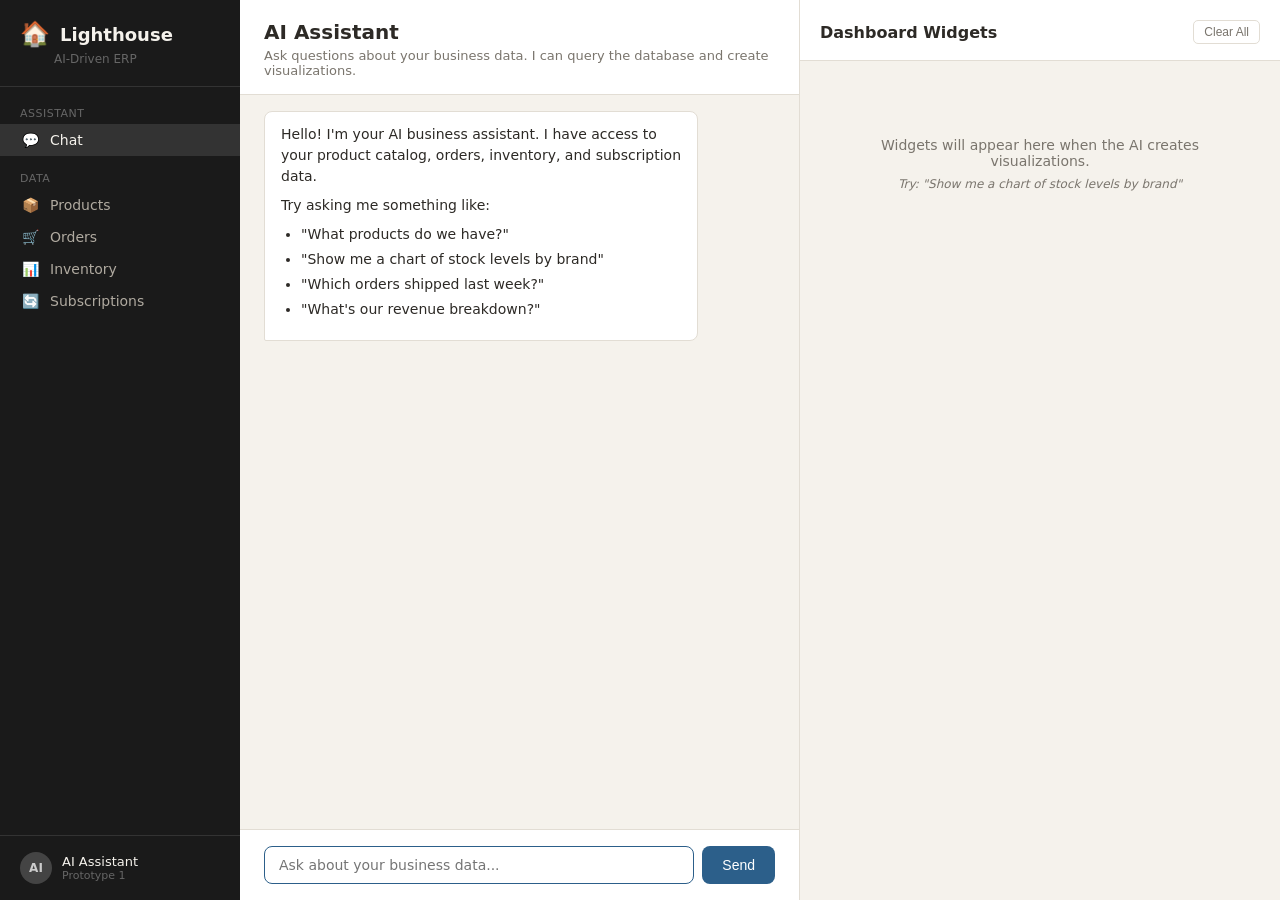
<file: prototype-1/static/index.html>
<!DOCTYPE html>
<html lang="en">
<head>
    <meta charset="UTF-8">
    <meta name="viewport" content="width=device-width, initial-scale=1.0">
    <title>Lighthouse ERP — AI Assistant</title>
    <link rel="stylesheet" href="app.css">
</head>
<body>
    <div class="layout">
        <aside class="sidebar">
            <div class="sidebar-header">
                <div class="logo">
                    <span class="logo-icon">🏠</span>
                    <span class="logo-text">Lighthouse</span>
                </div>
                <div class="logo-subtitle">AI-Driven ERP</div>
            </div>
            <nav class="sidebar-nav">
                <div class="nav-section">
                    <div class="nav-label">Assistant</div>
                    <a class="nav-item active" href="#">
                        <span class="nav-icon">💬</span>
                        Chat
                    </a>
                </div>
                <div class="nav-section">
                    <div class="nav-label">Data</div>
                    <a class="nav-item" href="#" onclick="askAbout('Give me an overview of our product catalog')">
                        <span class="nav-icon">📦</span>
                        Products
                    </a>
                    <a class="nav-item" href="#" onclick="askAbout('Show me recent orders')">
                        <span class="nav-icon">🛒</span>
                        Orders
                    </a>
                    <a class="nav-item" href="#" onclick="askAbout('Show me inventory levels with stock alerts')">
                        <span class="nav-icon">📊</span>
                        Inventory
                    </a>
                    <a class="nav-item" href="#" onclick="askAbout('Show me subscription status overview')">
                        <span class="nav-icon">🔄</span>
                        Subscriptions
                    </a>
                </div>
            </nav>
            <div class="sidebar-footer">
                <div class="sidebar-avatar">AI</div>
                <div>
                    <div class="sidebar-user">AI Assistant</div>
                    <div class="sidebar-role">Prototype 1</div>
                </div>
            </div>
        </aside>

        <main class="main">
            <div class="chat-panel">
                <div class="chat-header">
                    <h1>AI Assistant</h1>
                    <p>Ask questions about your business data. I can query the database and create visualizations.</p>
                </div>
                <div class="chat-messages" id="chatMessages">
                    <div class="message assistant">
                        <div class="message-content">
                            <p>Hello! I'm your AI business assistant. I have access to your product catalog, orders, inventory, and subscription data.</p>
                            <p>Try asking me something like:</p>
                            <ul>
                                <li>"What products do we have?"</li>
                                <li>"Show me a chart of stock levels by brand"</li>
                                <li>"Which orders shipped last week?"</li>
                                <li>"What's our revenue breakdown?"</li>
                            </ul>
                        </div>
                    </div>
                </div>
                <div class="chat-input-area">
                    <form id="chatForm" onsubmit="sendMessage(event)">
                        <div class="input-row">
                            <input type="text" id="chatInput" placeholder="Ask about your business data..." autocomplete="off">
                            <button type="submit" id="sendBtn">Send</button>
                        </div>
                    </form>
                </div>
            </div>

            <div class="widget-panel" id="widgetPanel">
                <div class="widget-header">
                    <h2>Dashboard Widgets</h2>
                    <button class="clear-widgets" onclick="clearWidgets()">Clear All</button>
                </div>
                <div class="widget-area" id="widgetArea">
                    <div class="widget-placeholder">
                        <p>Widgets will appear here when the AI creates visualizations.</p>
                        <p class="hint">Try: "Show me a chart of stock levels by brand"</p>
                    </div>
                </div>
            </div>
        </main>
    </div>
    <script src="app.js"></script>
</body>
</html>
</file>
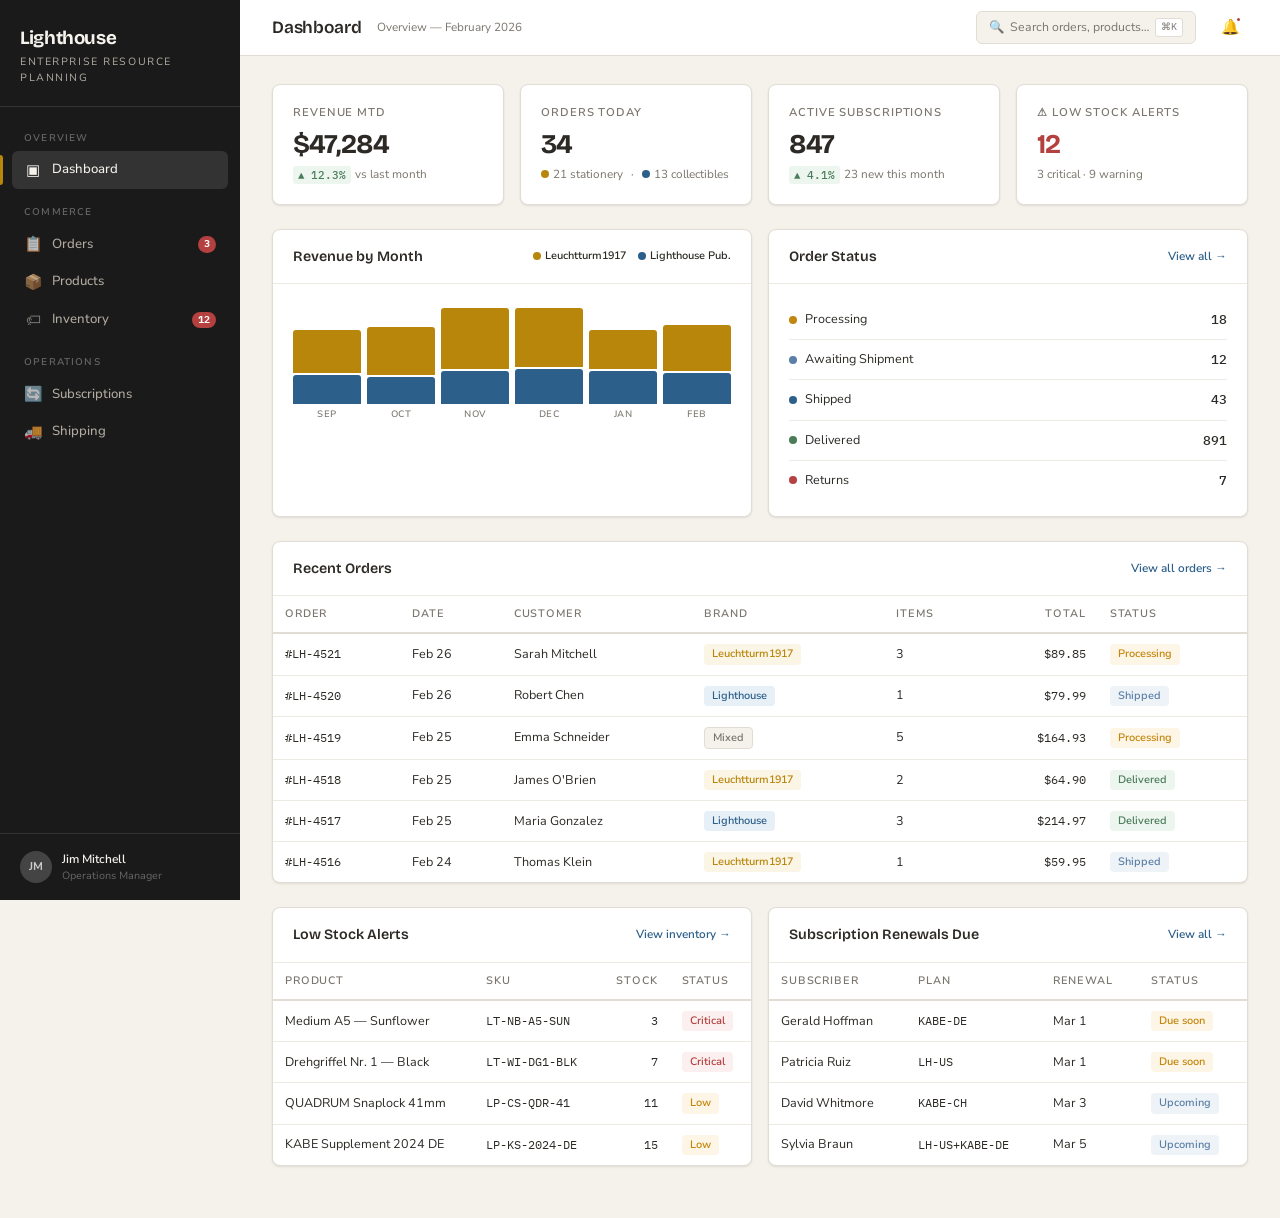
<file: mockups/erp-dashboard.html>
<!DOCTYPE html>
<html lang="en">
<head>
<meta charset="UTF-8">
<meta name="viewport" content="width=device-width, initial-scale=1.0">
<title>Lighthouse ERP</title>
<link rel="preconnect" href="https://fonts.googleapis.com">
<link rel="preconnect" href="https://fonts.gstatic.com" crossorigin>
<link href="https://fonts.googleapis.com/css2?family=Bricolage+Grotesque:opsz,wght@12..96,400;12..96,600;12..96,700&family=Nunito+Sans:wght@400;500;600;700&family=IBM+Plex+Mono:wght@400;500&display=swap" rel="stylesheet">
<style>
/* ─── Variables ──────────────────────────────── */
:root {
  --bg: #F5F2EC;
  --bg-card: #FFFFFF;
  --bg-sidebar: #1A1A1A;
  --bg-sidebar-hover: #2A2A2A;
  --bg-sidebar-active: #333;
  --text: #2D2A26;
  --text-secondary: #7A756D;
  --text-sidebar: #B0AAA0;
  --text-sidebar-active: #F5F2EC;
  --border: #E2DDD4;
  --border-light: #EDEAE4;
  --accent-lt: #B8860B;
  --accent-lt-bg: #FBF5E6;
  --accent-lp: #2C5F8A;
  --accent-lp-bg: #E8F0F7;
  --success: #4A7C59;
  --success-bg: #EDF5EF;
  --warning: #C4860C;
  --warning-bg: #FDF5E6;
  --danger: #B44040;
  --danger-bg: #FBEFEF;
  --info: #5B7FA6;
  --info-bg: #EEF3F8;
  --radius: 8px;
  --radius-sm: 5px;
  --shadow: 0 1px 3px rgba(0,0,0,0.06), 0 1px 2px rgba(0,0,0,0.04);
  --shadow-lg: 0 4px 12px rgba(0,0,0,0.08);
  --font-display: 'Bricolage Grotesque', serif;
  --font-body: 'Nunito Sans', sans-serif;
  --font-mono: 'IBM Plex Mono', monospace;
  --sidebar-w: 240px;
}

/* ─── Reset ──────────────────────────────────── */
*, *::before, *::after { box-sizing: border-box; margin: 0; padding: 0; }
html { font-size: 15px; }
body {
  font-family: var(--font-body);
  background: var(--bg);
  color: var(--text);
  line-height: 1.5;
  min-height: 100vh;
  display: flex;
}

/* ─── Sidebar ────────────────────────────────── */
.sidebar {
  width: var(--sidebar-w);
  min-height: 100vh;
  background: var(--bg-sidebar);
  color: var(--text-sidebar);
  display: flex;
  flex-direction: column;
  position: fixed;
  left: 0; top: 0; bottom: 0;
  z-index: 100;
  overflow-y: auto;
}
.sidebar-logo {
  padding: 24px 20px 20px;
  border-bottom: 1px solid #333;
}
.sidebar-logo h1 {
  font-family: var(--font-display);
  font-size: 1.25rem;
  font-weight: 700;
  color: var(--text-sidebar-active);
  letter-spacing: -0.02em;
}
.sidebar-logo span {
  font-size: 0.7rem;
  text-transform: uppercase;
  letter-spacing: 0.15em;
  color: var(--text-sidebar);
  display: block;
  margin-top: 2px;
}
.sidebar-nav {
  padding: 16px 0;
  flex: 1;
}
.sidebar-section {
  padding: 0 12px;
  margin-bottom: 8px;
}
.sidebar-section-label {
  font-size: 0.65rem;
  text-transform: uppercase;
  letter-spacing: 0.12em;
  color: #666;
  padding: 8px 12px 6px;
  font-weight: 600;
}
.nav-item {
  display: flex;
  align-items: center;
  gap: 10px;
  padding: 9px 12px;
  border-radius: 6px;
  cursor: pointer;
  transition: all 0.15s ease;
  font-size: 0.88rem;
  font-weight: 500;
  color: var(--text-sidebar);
  text-decoration: none;
  position: relative;
}
.nav-item:hover { background: var(--bg-sidebar-hover); color: var(--text-sidebar-active); }
.nav-item.active {
  background: var(--bg-sidebar-active);
  color: var(--text-sidebar-active);
}
.nav-item.active::before {
  content: '';
  position: absolute;
  left: -12px; top: 4px; bottom: 4px;
  width: 3px;
  background: var(--accent-lt);
  border-radius: 0 3px 3px 0;
}
.nav-icon {
  width: 18px;
  height: 18px;
  display: flex;
  align-items: center;
  justify-content: center;
  font-size: 1rem;
  opacity: 0.7;
  flex-shrink: 0;
}
.nav-item.active .nav-icon { opacity: 1; }
.nav-badge {
  margin-left: auto;
  background: var(--danger);
  color: #fff;
  font-size: 0.65rem;
  font-weight: 700;
  padding: 1px 6px;
  border-radius: 10px;
  font-family: var(--font-mono);
}
.sidebar-footer {
  padding: 16px 20px;
  border-top: 1px solid #333;
  display: flex;
  align-items: center;
  gap: 10px;
}
.sidebar-footer .avatar {
  width: 32px; height: 32px;
  border-radius: 50%;
  background: #444;
  display: flex;
  align-items: center;
  justify-content: center;
  font-size: 0.75rem;
  font-weight: 700;
  color: #ccc;
}
.sidebar-footer .user-info { font-size: 0.8rem; }
.sidebar-footer .user-name { color: var(--text-sidebar-active); font-weight: 600; }
.sidebar-footer .user-role { color: #666; font-size: 0.7rem; }

/* ─── Main ───────────────────────────────────── */
.main {
  margin-left: var(--sidebar-w);
  flex: 1;
  min-height: 100vh;
}
.topbar {
  background: var(--bg-card);
  border-bottom: 1px solid var(--border);
  padding: 0 32px;
  height: 56px;
  display: flex;
  align-items: center;
  justify-content: space-between;
  position: sticky;
  top: 0;
  z-index: 50;
}
.topbar-left {
  display: flex;
  align-items: center;
  gap: 16px;
}
.topbar-title {
  font-family: var(--font-display);
  font-size: 1.15rem;
  font-weight: 600;
  letter-spacing: -0.01em;
}
.topbar-breadcrumb {
  font-size: 0.78rem;
  color: var(--text-secondary);
}
.topbar-right {
  display: flex;
  align-items: center;
  gap: 16px;
}
.search-box {
  display: flex;
  align-items: center;
  gap: 6px;
  background: var(--bg);
  border: 1px solid var(--border);
  border-radius: 6px;
  padding: 6px 12px;
  font-size: 0.82rem;
  color: var(--text-secondary);
  cursor: text;
  min-width: 200px;
}
.search-box kbd {
  font-family: var(--font-mono);
  font-size: 0.65rem;
  background: var(--bg-card);
  border: 1px solid var(--border);
  padding: 1px 5px;
  border-radius: 3px;
  margin-left: auto;
}
.topbar-icon {
  width: 36px; height: 36px;
  display: flex;
  align-items: center;
  justify-content: center;
  border-radius: 6px;
  cursor: pointer;
  font-size: 1rem;
  transition: background 0.15s;
  position: relative;
}
.topbar-icon:hover { background: var(--bg); }
.topbar-icon .dot {
  position: absolute;
  top: 6px; right: 6px;
  width: 7px; height: 7px;
  background: var(--danger);
  border-radius: 50%;
  border: 2px solid var(--bg-card);
}
.content {
  padding: 28px 32px;
}

/* ─── Page visibility ────────────────────────── */
.page { display: none; }
.page.active { display: block; animation: fadeIn 0.2s ease; }
@keyframes fadeIn { from { opacity: 0; transform: translateY(4px); } to { opacity: 1; transform: translateY(0); } }

/* ─── Cards & KPIs ───────────────────────────── */
.kpi-grid {
  display: grid;
  grid-template-columns: repeat(4, 1fr);
  gap: 16px;
  margin-bottom: 24px;
}
.kpi-card {
  background: var(--bg-card);
  border: 1px solid var(--border);
  border-radius: var(--radius);
  padding: 20px;
  box-shadow: var(--shadow);
}
.kpi-label {
  font-size: 0.75rem;
  font-weight: 600;
  text-transform: uppercase;
  letter-spacing: 0.08em;
  color: var(--text-secondary);
  margin-bottom: 8px;
  display: flex;
  align-items: center;
  gap: 6px;
}
.kpi-value {
  font-family: var(--font-display);
  font-size: 1.8rem;
  font-weight: 700;
  letter-spacing: -0.03em;
  line-height: 1.1;
}
.kpi-sub {
  font-size: 0.78rem;
  color: var(--text-secondary);
  margin-top: 6px;
  display: flex;
  align-items: center;
  gap: 4px;
}
.kpi-change {
  font-family: var(--font-mono);
  font-size: 0.72rem;
  font-weight: 500;
  padding: 1px 5px;
  border-radius: 3px;
}
.kpi-change.up { background: var(--success-bg); color: var(--success); }
.kpi-change.down { background: var(--danger-bg); color: var(--danger); }

.card {
  background: var(--bg-card);
  border: 1px solid var(--border);
  border-radius: var(--radius);
  box-shadow: var(--shadow);
  overflow: hidden;
}
.card-header {
  padding: 16px 20px;
  display: flex;
  align-items: center;
  justify-content: space-between;
  border-bottom: 1px solid var(--border-light);
}
.card-title {
  font-family: var(--font-display);
  font-size: 0.95rem;
  font-weight: 600;
}
.card-action {
  font-size: 0.78rem;
  color: var(--accent-lp);
  cursor: pointer;
  font-weight: 600;
  text-decoration: none;
}
.card-action:hover { text-decoration: underline; }
.card-body { padding: 16px 20px; }

.grid-2 {
  display: grid;
  grid-template-columns: 1fr 1fr;
  gap: 16px;
  margin-bottom: 24px;
}
.grid-3 {
  display: grid;
  grid-template-columns: 1fr 1fr 1fr;
  gap: 16px;
  margin-bottom: 24px;
}

/* ─── Tables ─────────────────────────────────── */
table {
  width: 100%;
  border-collapse: collapse;
  font-size: 0.84rem;
}
thead th {
  text-align: left;
  padding: 10px 12px;
  font-size: 0.72rem;
  font-weight: 600;
  text-transform: uppercase;
  letter-spacing: 0.08em;
  color: var(--text-secondary);
  border-bottom: 2px solid var(--border);
  white-space: nowrap;
}
tbody td {
  padding: 10px 12px;
  border-bottom: 1px solid var(--border-light);
  vertical-align: middle;
}
tbody tr {
  transition: background 0.1s;
}
tbody tr:hover {
  background: #FAFAF7;
}
tbody tr:last-child td { border-bottom: none; }

/* ─── Badges ─────────────────────────────────── */
.badge {
  display: inline-flex;
  align-items: center;
  gap: 4px;
  padding: 2px 8px;
  border-radius: 4px;
  font-size: 0.72rem;
  font-weight: 600;
  white-space: nowrap;
}
.badge-lt { background: var(--accent-lt-bg); color: var(--accent-lt); }
.badge-lp { background: var(--accent-lp-bg); color: var(--accent-lp); }
.badge-success { background: var(--success-bg); color: var(--success); }
.badge-warning { background: var(--warning-bg); color: var(--warning); }
.badge-danger { background: var(--danger-bg); color: var(--danger); }
.badge-info { background: var(--info-bg); color: var(--info); }
.badge-neutral { background: var(--bg); color: var(--text-secondary); border: 1px solid var(--border); }

/* ─── Brand dot ──────────────────────────────── */
.brand-dot {
  width: 8px; height: 8px;
  border-radius: 50%;
  display: inline-block;
  flex-shrink: 0;
}
.brand-dot.lt { background: var(--accent-lt); }
.brand-dot.lp { background: var(--accent-lp); }

/* ─── Mono text ──────────────────────────────── */
.mono {
  font-family: var(--font-mono);
  font-size: 0.8rem;
}

/* ─── Buttons ────────────────────────────────── */
.btn {
  display: inline-flex;
  align-items: center;
  gap: 6px;
  padding: 7px 14px;
  border-radius: var(--radius-sm);
  font-family: var(--font-body);
  font-size: 0.82rem;
  font-weight: 600;
  border: 1px solid var(--border);
  background: var(--bg-card);
  color: var(--text);
  cursor: pointer;
  transition: all 0.15s;
}
.btn:hover { background: var(--bg); border-color: #ccc; }
.btn-primary {
  background: var(--accent-lp);
  color: #fff;
  border-color: var(--accent-lp);
}
.btn-primary:hover { background: #245273; }
.btn-sm { padding: 4px 10px; font-size: 0.75rem; }

/* ─── Filters bar ────────────────────────────── */
.filters {
  display: flex;
  align-items: center;
  gap: 10px;
  margin-bottom: 16px;
  flex-wrap: wrap;
}
.filter-chip {
  padding: 5px 12px;
  border-radius: 20px;
  font-size: 0.78rem;
  font-weight: 500;
  border: 1px solid var(--border);
  background: var(--bg-card);
  cursor: pointer;
  transition: all 0.15s;
}
.filter-chip:hover { border-color: #bbb; }
.filter-chip.active {
  background: var(--text);
  color: var(--bg-card);
  border-color: var(--text);
}

/* ─── Revenue chart (CSS-only) ───────────────── */
.chart-bars {
  display: flex;
  align-items: flex-end;
  gap: 6px;
  height: 130px;
  padding: 8px 0;
}
.chart-bar-group {
  flex: 1;
  display: flex;
  flex-direction: column;
  align-items: center;
  gap: 4px;
  height: 100%;
  justify-content: flex-end;
}
.chart-bar-stack {
  width: 100%;
  display: flex;
  flex-direction: column;
  justify-content: flex-end;
  gap: 2px;
  flex: 1;
}
.chart-bar {
  width: 100%;
  border-radius: 3px 3px 0 0;
  min-height: 2px;
  transition: opacity 0.15s;
}
.chart-bar.lt { background: var(--accent-lt); }
.chart-bar.lp { background: var(--accent-lp); }
.chart-bar-group:hover .chart-bar { opacity: 0.8; }
.chart-label {
  font-size: 0.62rem;
  color: var(--text-secondary);
  font-weight: 500;
  text-transform: uppercase;
  letter-spacing: 0.05em;
}

/* ─── Status list ────────────────────────────── */
.status-list { list-style: none; }
.status-item {
  display: flex;
  align-items: center;
  justify-content: space-between;
  padding: 10px 0;
  border-bottom: 1px solid var(--border-light);
  font-size: 0.84rem;
}
.status-item:last-child { border-bottom: none; }
.status-item-left {
  display: flex;
  align-items: center;
  gap: 8px;
}
.status-dot {
  width: 8px; height: 8px;
  border-radius: 50%;
}
.status-count {
  font-family: var(--font-mono);
  font-weight: 500;
  font-size: 0.85rem;
}

/* ─── Product grid ───────────────────────────── */
.product-grid {
  display: grid;
  grid-template-columns: repeat(auto-fill, minmax(240px, 1fr));
  gap: 16px;
}
.product-card {
  background: var(--bg-card);
  border: 1px solid var(--border);
  border-radius: var(--radius);
  overflow: hidden;
  transition: box-shadow 0.2s, transform 0.2s;
  cursor: pointer;
}
.product-card:hover {
  box-shadow: var(--shadow-lg);
  transform: translateY(-2px);
}
.product-img {
  height: 140px;
  display: flex;
  align-items: center;
  justify-content: center;
  font-size: 2.5rem;
  border-bottom: 1px solid var(--border-light);
}
.product-img.lt-bg { background: linear-gradient(135deg, #FDF8ED, #F7EFDA); }
.product-img.lp-bg { background: linear-gradient(135deg, #EDF2F8, #DAE5F0); }
.product-info { padding: 14px; }
.product-name {
  font-weight: 600;
  font-size: 0.88rem;
  margin-bottom: 4px;
  line-height: 1.3;
}
.product-sku {
  font-family: var(--font-mono);
  font-size: 0.72rem;
  color: var(--text-secondary);
  margin-bottom: 8px;
}
.product-meta {
  display: flex;
  align-items: center;
  justify-content: space-between;
}
.product-price {
  font-family: var(--font-display);
  font-weight: 700;
  font-size: 1rem;
}
.product-stock {
  font-size: 0.72rem;
  font-weight: 600;
}

/* ─── Progress bar ───────────────────────────── */
.progress-bar {
  width: 100%;
  height: 6px;
  background: var(--bg);
  border-radius: 3px;
  overflow: hidden;
}
.progress-fill {
  height: 100%;
  border-radius: 3px;
  transition: width 0.3s ease;
}

/* ─── Subscription cards ─────────────────────── */
.sub-stat {
  text-align: center;
  padding: 20px;
}
.sub-stat-value {
  font-family: var(--font-display);
  font-size: 2rem;
  font-weight: 700;
  line-height: 1;
}
.sub-stat-label {
  font-size: 0.75rem;
  color: var(--text-secondary);
  margin-top: 4px;
  font-weight: 500;
}

/* ─── Responsive ─────────────────────────────── */
@media (max-width: 1200px) {
  .kpi-grid { grid-template-columns: repeat(2, 1fr); }
  .grid-2 { grid-template-columns: 1fr; }
}
</style>
</head>
<body>

<!-- ═══ Sidebar ═══ -->
<nav class="sidebar">
  <div class="sidebar-logo">
    <h1>Lighthouse</h1>
    <span>Enterprise Resource Planning</span>
  </div>
  <div class="sidebar-nav">
    <div class="sidebar-section">
      <div class="sidebar-section-label">Overview</div>
      <a class="nav-item active" data-page="dashboard">
        <span class="nav-icon">▣</span> Dashboard
      </a>
    </div>
    <div class="sidebar-section">
      <div class="sidebar-section-label">Commerce</div>
      <a class="nav-item" data-page="orders">
        <span class="nav-icon">📋</span> Orders
        <span class="nav-badge">3</span>
      </a>
      <a class="nav-item" data-page="products">
        <span class="nav-icon">📦</span> Products
      </a>
      <a class="nav-item" data-page="inventory">
        <span class="nav-icon">🏷</span> Inventory
        <span class="nav-badge">12</span>
      </a>
    </div>
    <div class="sidebar-section">
      <div class="sidebar-section-label">Operations</div>
      <a class="nav-item" data-page="subscriptions">
        <span class="nav-icon">🔄</span> Subscriptions
      </a>
      <a class="nav-item" data-page="shipping">
        <span class="nav-icon">🚚</span> Shipping
      </a>
    </div>
  </div>
  <div class="sidebar-footer">
    <div class="avatar">JM</div>
    <div class="user-info">
      <div class="user-name">Jim Mitchell</div>
      <div class="user-role">Operations Manager</div>
    </div>
  </div>
</nav>

<!-- ═══ Main Content ═══ -->
<div class="main">
  <div class="topbar">
    <div class="topbar-left">
      <span class="topbar-title" id="page-title">Dashboard</span>
      <span class="topbar-breadcrumb" id="page-breadcrumb">Overview — February 2026</span>
    </div>
    <div class="topbar-right">
      <div class="search-box">
        <span>🔍</span> Search orders, products…
        <kbd>⌘K</kbd>
      </div>
      <div class="topbar-icon">
        🔔
        <span class="dot"></span>
      </div>
    </div>
  </div>

  <div class="content">

    <!-- ═══════════════════════════════════════ -->
    <!--              DASHBOARD                  -->
    <!-- ═══════════════════════════════════════ -->
    <div class="page active" id="page-dashboard">

      <!-- KPIs -->
      <div class="kpi-grid">
        <div class="kpi-card">
          <div class="kpi-label">Revenue MTD</div>
          <div class="kpi-value">$47,284</div>
          <div class="kpi-sub">
            <span class="kpi-change up">▲ 12.3%</span> vs last month
          </div>
        </div>
        <div class="kpi-card">
          <div class="kpi-label">Orders Today</div>
          <div class="kpi-value">34</div>
          <div class="kpi-sub">
            <span class="brand-dot lt"></span> 21 stationery
            <span style="margin: 0 4px">·</span>
            <span class="brand-dot lp"></span> 13 collectibles
          </div>
        </div>
        <div class="kpi-card">
          <div class="kpi-label">Active Subscriptions</div>
          <div class="kpi-value">847</div>
          <div class="kpi-sub">
            <span class="kpi-change up">▲ 4.1%</span> 23 new this month
          </div>
        </div>
        <div class="kpi-card">
          <div class="kpi-label">⚠ Low Stock Alerts</div>
          <div class="kpi-value" style="color: var(--danger)">12</div>
          <div class="kpi-sub">
            3 critical · 9 warning
          </div>
        </div>
      </div>

      <!-- Charts row -->
      <div class="grid-2">
        <div class="card">
          <div class="card-header">
            <span class="card-title">Revenue by Month</span>
            <div style="display:flex;gap:12px;font-size:0.72rem;font-weight:600;">
              <span style="display:flex;align-items:center;gap:4px;"><span class="brand-dot lt"></span> Leuchtturm1917</span>
              <span style="display:flex;align-items:center;gap:4px;"><span class="brand-dot lp"></span> Lighthouse Pub.</span>
            </div>
          </div>
          <div class="card-body">
            <div class="chart-bars">
              <div class="chart-bar-group"><div class="chart-bar-stack"><div class="chart-bar lt" style="height:45%"></div><div class="chart-bar lp" style="height:30%"></div></div><span class="chart-label">Sep</span></div>
              <div class="chart-bar-group"><div class="chart-bar-stack"><div class="chart-bar lt" style="height:50%"></div><div class="chart-bar lp" style="height:28%"></div></div><span class="chart-label">Oct</span></div>
              <div class="chart-bar-group"><div class="chart-bar-stack"><div class="chart-bar lt" style="height:75%"></div><div class="chart-bar lp" style="height:40%"></div></div><span class="chart-label">Nov</span></div>
              <div class="chart-bar-group"><div class="chart-bar-stack"><div class="chart-bar lt" style="height:90%"></div><div class="chart-bar lp" style="height:55%"></div></div><span class="chart-label">Dec</span></div>
              <div class="chart-bar-group"><div class="chart-bar-stack"><div class="chart-bar lt" style="height:40%"></div><div class="chart-bar lp" style="height:35%"></div></div><span class="chart-label">Jan</span></div>
              <div class="chart-bar-group"><div class="chart-bar-stack"><div class="chart-bar lt" style="height:48%"></div><div class="chart-bar lp" style="height:32%"></div></div><span class="chart-label">Feb</span></div>
            </div>
          </div>
        </div>

        <div class="card">
          <div class="card-header">
            <span class="card-title">Order Status</span>
            <span class="card-action">View all →</span>
          </div>
          <div class="card-body">
            <ul class="status-list">
              <li class="status-item">
                <span class="status-item-left"><span class="status-dot" style="background:var(--warning)"></span> Processing</span>
                <span class="status-count">18</span>
              </li>
              <li class="status-item">
                <span class="status-item-left"><span class="status-dot" style="background:var(--info)"></span> Awaiting Shipment</span>
                <span class="status-count">12</span>
              </li>
              <li class="status-item">
                <span class="status-item-left"><span class="status-dot" style="background:var(--accent-lp)"></span> Shipped</span>
                <span class="status-count">43</span>
              </li>
              <li class="status-item">
                <span class="status-item-left"><span class="status-dot" style="background:var(--success)"></span> Delivered</span>
                <span class="status-count">891</span>
              </li>
              <li class="status-item">
                <span class="status-item-left"><span class="status-dot" style="background:var(--danger)"></span> Returns</span>
                <span class="status-count">7</span>
              </li>
            </ul>
          </div>
        </div>
      </div>

      <!-- Recent orders -->
      <div class="card" style="margin-bottom:24px">
        <div class="card-header">
          <span class="card-title">Recent Orders</span>
          <span class="card-action" onclick="switchPage('orders')">View all orders →</span>
        </div>
        <table>
          <thead>
            <tr><th>Order</th><th>Date</th><th>Customer</th><th>Brand</th><th>Items</th><th style="text-align:right">Total</th><th>Status</th></tr>
          </thead>
          <tbody>
            <tr><td class="mono">#LH-4521</td><td>Feb 26</td><td>Sarah Mitchell</td><td><span class="badge badge-lt">Leuchtturm1917</span></td><td>3</td><td style="text-align:right" class="mono">$89.85</td><td><span class="badge badge-warning">Processing</span></td></tr>
            <tr><td class="mono">#LH-4520</td><td>Feb 26</td><td>Robert Chen</td><td><span class="badge badge-lp">Lighthouse</span></td><td>1</td><td style="text-align:right" class="mono">$79.99</td><td><span class="badge badge-info">Shipped</span></td></tr>
            <tr><td class="mono">#LH-4519</td><td>Feb 25</td><td>Emma Schneider</td><td><span class="badge badge-neutral">Mixed</span></td><td>5</td><td style="text-align:right" class="mono">$164.93</td><td><span class="badge badge-warning">Processing</span></td></tr>
            <tr><td class="mono">#LH-4518</td><td>Feb 25</td><td>James O'Brien</td><td><span class="badge badge-lt">Leuchtturm1917</span></td><td>2</td><td style="text-align:right" class="mono">$64.90</td><td><span class="badge badge-success">Delivered</span></td></tr>
            <tr><td class="mono">#LH-4517</td><td>Feb 25</td><td>Maria Gonzalez</td><td><span class="badge badge-lp">Lighthouse</span></td><td>3</td><td style="text-align:right" class="mono">$214.97</td><td><span class="badge badge-success">Delivered</span></td></tr>
            <tr><td class="mono">#LH-4516</td><td>Feb 24</td><td>Thomas Klein</td><td><span class="badge badge-lt">Leuchtturm1917</span></td><td>1</td><td style="text-align:right" class="mono">$59.95</td><td><span class="badge badge-info">Shipped</span></td></tr>
          </tbody>
        </table>
      </div>

      <!-- Bottom row -->
      <div class="grid-2">
        <div class="card">
          <div class="card-header">
            <span class="card-title">Low Stock Alerts</span>
            <span class="card-action" onclick="switchPage('inventory')">View inventory →</span>
          </div>
          <table>
            <thead><tr><th>Product</th><th>SKU</th><th style="text-align:right">Stock</th><th>Status</th></tr></thead>
            <tbody>
              <tr><td>Medium A5 — Sunflower</td><td class="mono">LT-NB-A5-SUN</td><td style="text-align:right" class="mono">3</td><td><span class="badge badge-danger">Critical</span></td></tr>
              <tr><td>Drehgriffel Nr. 1 — Black</td><td class="mono">LT-WI-DG1-BLK</td><td style="text-align:right" class="mono">7</td><td><span class="badge badge-danger">Critical</span></td></tr>
              <tr><td>QUADRUM Snaplock 41mm</td><td class="mono">LP-CS-QDR-41</td><td style="text-align:right" class="mono">11</td><td><span class="badge badge-warning">Low</span></td></tr>
              <tr><td>KABE Supplement 2024 DE</td><td class="mono">LP-KS-2024-DE</td><td style="text-align:right" class="mono">15</td><td><span class="badge badge-warning">Low</span></td></tr>
            </tbody>
          </table>
        </div>

        <div class="card">
          <div class="card-header">
            <span class="card-title">Subscription Renewals Due</span>
            <span class="card-action" onclick="switchPage('subscriptions')">View all →</span>
          </div>
          <table>
            <thead><tr><th>Subscriber</th><th>Plan</th><th>Renewal</th><th>Status</th></tr></thead>
            <tbody>
              <tr><td>Gerald Hoffman</td><td class="mono">KABE-DE</td><td>Mar 1</td><td><span class="badge badge-warning">Due soon</span></td></tr>
              <tr><td>Patricia Ruiz</td><td class="mono">LH-US</td><td>Mar 1</td><td><span class="badge badge-warning">Due soon</span></td></tr>
              <tr><td>David Whitmore</td><td class="mono">KABE-CH</td><td>Mar 3</td><td><span class="badge badge-info">Upcoming</span></td></tr>
              <tr><td>Sylvia Braun</td><td class="mono">LH-US+KABE-DE</td><td>Mar 5</td><td><span class="badge badge-info">Upcoming</span></td></tr>
            </tbody>
          </table>
        </div>
      </div>
    </div>

    <!-- ═══════════════════════════════════════ -->
    <!--              ORDERS                     -->
    <!-- ═══════════════════════════════════════ -->
    <div class="page" id="page-orders">
      <div style="display:flex;align-items:center;justify-content:space-between;margin-bottom:20px;">
        <div class="filters">
          <span class="filter-chip active">All Orders</span>
          <span class="filter-chip">Processing</span>
          <span class="filter-chip">Shipped</span>
          <span class="filter-chip">Delivered</span>
          <span class="filter-chip">Returns</span>
        </div>
        <button class="btn btn-primary">+ New Order</button>
      </div>
      <div class="card">
        <table>
          <thead>
            <tr><th>Order</th><th>Date</th><th>Customer</th><th>Email</th><th>Brand</th><th>Items</th><th style="text-align:right">Total</th><th>Shipping</th><th>Status</th></tr>
          </thead>
          <tbody>
            <tr><td class="mono">#LH-4521</td><td>Feb 26, 2026</td><td>Sarah Mitchell</td><td class="mono" style="font-size:0.75rem">s.mitchell@gmail.com</td><td><span class="badge badge-lt">Leuchtturm1917</span></td><td>3</td><td style="text-align:right" class="mono">$89.85</td><td>FedEx</td><td><span class="badge badge-warning">Processing</span></td></tr>
            <tr><td class="mono">#LH-4520</td><td>Feb 26, 2026</td><td>Robert Chen</td><td class="mono" style="font-size:0.75rem">r.chen@outlook.com</td><td><span class="badge badge-lp">Lighthouse</span></td><td>1</td><td style="text-align:right" class="mono">$79.99</td><td>USPS Priority</td><td><span class="badge badge-info">Shipped</span></td></tr>
            <tr><td class="mono">#LH-4519</td><td>Feb 25, 2026</td><td>Emma Schneider</td><td class="mono" style="font-size:0.75rem">e.schneider@web.de</td><td><span class="badge badge-neutral">Mixed</span></td><td>5</td><td style="text-align:right" class="mono">$164.93</td><td>UPS Ground</td><td><span class="badge badge-warning">Processing</span></td></tr>
            <tr><td class="mono">#LH-4518</td><td>Feb 25, 2026</td><td>James O'Brien</td><td class="mono" style="font-size:0.75rem">j.obrien@yahoo.com</td><td><span class="badge badge-lt">Leuchtturm1917</span></td><td>2</td><td style="text-align:right" class="mono">$64.90</td><td>USPS Flat Rate</td><td><span class="badge badge-success">Delivered</span></td></tr>
            <tr><td class="mono">#LH-4517</td><td>Feb 25, 2026</td><td>Maria Gonzalez</td><td class="mono" style="font-size:0.75rem">m.gonzalez@icloud.com</td><td><span class="badge badge-lp">Lighthouse</span></td><td>3</td><td style="text-align:right" class="mono">$214.97</td><td>FedEx</td><td><span class="badge badge-success">Delivered</span></td></tr>
            <tr><td class="mono">#LH-4516</td><td>Feb 24, 2026</td><td>Thomas Klein</td><td class="mono" style="font-size:0.75rem">t.klein@gmx.de</td><td><span class="badge badge-lt">Leuchtturm1917</span></td><td>1</td><td style="text-align:right" class="mono">$59.95</td><td>UPS Ground</td><td><span class="badge badge-info">Shipped</span></td></tr>
            <tr><td class="mono">#LH-4515</td><td>Feb 24, 2026</td><td>Alice Park</td><td class="mono" style="font-size:0.75rem">a.park@gmail.com</td><td><span class="badge badge-lt">Leuchtturm1917</span></td><td>4</td><td style="text-align:right" class="mono">$129.80</td><td>FedEx</td><td><span class="badge badge-success">Delivered</span></td></tr>
            <tr><td class="mono">#LH-4514</td><td>Feb 24, 2026</td><td>Frank Bauer</td><td class="mono" style="font-size:0.75rem">f.bauer@posteo.de</td><td><span class="badge badge-lp">Lighthouse</span></td><td>2</td><td style="text-align:right" class="mono">$159.98</td><td>USPS Priority</td><td><span class="badge badge-success">Delivered</span></td></tr>
            <tr><td class="mono">#LH-4513</td><td>Feb 23, 2026</td><td>Susan Harper</td><td class="mono" style="font-size:0.75rem">s.harper@aol.com</td><td><span class="badge badge-lt">Leuchtturm1917</span></td><td>1</td><td style="text-align:right" class="mono">$24.95</td><td>USPS Flat Rate</td><td><span class="badge badge-success">Delivered</span></td></tr>
            <tr><td class="mono">#LH-4512</td><td>Feb 23, 2026</td><td>Markus Weiss</td><td class="mono" style="font-size:0.75rem">m.weiss@gmail.com</td><td><span class="badge badge-lp">Lighthouse</span></td><td>1</td><td style="text-align:right" class="mono">$129.99</td><td>FedEx</td><td><span class="badge badge-danger">Return Requested</span></td></tr>
          </tbody>
        </table>
      </div>
    </div>

    <!-- ═══════════════════════════════════════ -->
    <!--              PRODUCTS                   -->
    <!-- ═══════════════════════════════════════ -->
    <div class="page" id="page-products">
      <div style="display:flex;align-items:center;justify-content:space-between;margin-bottom:20px;">
        <div class="filters">
          <span class="filter-chip active" data-filter="all">All Products</span>
          <span class="filter-chip" data-filter="lt">Leuchtturm1917</span>
          <span class="filter-chip" data-filter="lp">Lighthouse / KABE</span>
          <span class="filter-chip" data-filter="special">Special Editions</span>
        </div>
        <button class="btn btn-primary">+ Add Product</button>
      </div>

      <div class="product-grid" id="product-grid">
        <!-- Leuchtturm1917 -->
        <div class="product-card" data-brand="lt">
          <div class="product-img lt-bg">📓</div>
          <div class="product-info">
            <div class="product-name">Medium A5 Notebook — Sunflower</div>
            <div class="product-sku">LT-NB-A5-SUN</div>
            <div style="margin-bottom:6px"><span class="badge badge-lt">Leuchtturm1917</span> <span class="badge badge-neutral">Grow Your Mind</span></div>
            <div class="product-meta">
              <span class="product-price">$29.95</span>
              <span class="product-stock" style="color:var(--danger)">3 left</span>
            </div>
          </div>
        </div>
        <div class="product-card" data-brand="lt">
          <div class="product-img lt-bg">📓</div>
          <div class="product-info">
            <div class="product-name">Medium A5 Notebook — Indigo</div>
            <div class="product-sku">LT-NB-A5-IND</div>
            <div style="margin-bottom:6px"><span class="badge badge-lt">Leuchtturm1917</span> <span class="badge badge-neutral">Grow Your Mind</span></div>
            <div class="product-meta">
              <span class="product-price">$29.95</span>
              <span class="product-stock" style="color:var(--success)">142 in stock</span>
            </div>
          </div>
        </div>
        <div class="product-card" data-brand="lt special">
          <div class="product-img lt-bg">🎁</div>
          <div class="product-info">
            <div class="product-name">Year of the Horse A5 Gift Set</div>
            <div class="product-sku">LT-SE-YOH-A5</div>
            <div style="margin-bottom:6px"><span class="badge badge-lt">Leuchtturm1917</span> <span class="badge badge-warning">Limited</span></div>
            <div class="product-meta">
              <span class="product-price">$59.95</span>
              <span class="product-stock" style="color:var(--warning)">28 left</span>
            </div>
          </div>
        </div>
        <div class="product-card" data-brand="lt">
          <div class="product-img lt-bg">🖊</div>
          <div class="product-info">
            <div class="product-name">Drehgriffel Nr. 1 — Black</div>
            <div class="product-sku">LT-WI-DG1-BLK</div>
            <div style="margin-bottom:6px"><span class="badge badge-lt">Leuchtturm1917</span></div>
            <div class="product-meta">
              <span class="product-price">$34.95</span>
              <span class="product-stock" style="color:var(--danger)">7 left</span>
            </div>
          </div>
        </div>
        <div class="product-card" data-brand="lt special">
          <div class="product-img lt-bg">✨</div>
          <div class="product-info">
            <div class="product-name">Luminous Notebook A5 (Bethge)</div>
            <div class="product-sku">LT-SE-LUM-A5</div>
            <div style="margin-bottom:6px"><span class="badge badge-lt">Leuchtturm1917</span> <span class="badge badge-neutral">Bethge / Pop Art</span></div>
            <div class="product-meta">
              <span class="product-price">$39.95</span>
              <span class="product-stock" style="color:var(--success)">67 in stock</span>
            </div>
          </div>
        </div>
        <div class="product-card" data-brand="lt special">
          <div class="product-img lt-bg">🏙</div>
          <div class="product-info">
            <div class="product-name">Monocle A5 Notebook</div>
            <div class="product-sku">LT-SE-MON-A5</div>
            <div style="margin-bottom:6px"><span class="badge badge-lt">Leuchtturm1917</span> <span class="badge badge-neutral">Monocle</span></div>
            <div class="product-meta">
              <span class="product-price">$44.95</span>
              <span class="product-stock" style="color:var(--success)">53 in stock</span>
            </div>
          </div>
        </div>
        <!-- Lighthouse / KABE -->
        <div class="product-card" data-brand="lp">
          <div class="product-img lp-bg">🪙</div>
          <div class="product-info">
            <div class="product-name">QUADRUM Snaplock 10-Pack (41mm)</div>
            <div class="product-sku">LP-CS-QDR-41</div>
            <div style="margin-bottom:6px"><span class="badge badge-lp">Lighthouse</span></div>
            <div class="product-meta">
              <span class="product-price">$24.99</span>
              <span class="product-stock" style="color:var(--warning)">11 left</span>
            </div>
          </div>
        </div>
        <div class="product-card" data-brand="lp">
          <div class="product-img lp-bg">🔲</div>
          <div class="product-info">
            <div class="product-name">QUICKSLAB 5-Pack</div>
            <div class="product-sku">LP-CS-QSL-5PK</div>
            <div style="margin-bottom:6px"><span class="badge badge-lp">Lighthouse</span></div>
            <div class="product-meta">
              <span class="product-price">$34.99</span>
              <span class="product-stock" style="color:var(--success)">89 in stock</span>
            </div>
          </div>
        </div>
        <div class="product-card" data-brand="lp">
          <div class="product-img lp-bg">📦</div>
          <div class="product-info">
            <div class="product-name">INTERCEPT® Storage Box (Large)</div>
            <div class="product-sku">LP-CS-INT-LRG</div>
            <div style="margin-bottom:6px"><span class="badge badge-lp">Lighthouse</span> <span class="badge badge-neutral">INTERCEPT®</span></div>
            <div class="product-meta">
              <span class="product-price">$49.99</span>
              <span class="product-stock" style="color:var(--success)">34 in stock</span>
            </div>
          </div>
        </div>
        <div class="product-card" data-brand="lp">
          <div class="product-img lp-bg">🪵</div>
          <div class="product-info">
            <div class="product-name">VOLTERRA Presentation Case</div>
            <div class="product-sku">LP-PR-VLT-WD</div>
            <div style="margin-bottom:6px"><span class="badge badge-lp">Lighthouse</span> <span class="badge badge-neutral">Wood</span></div>
            <div class="product-meta">
              <span class="product-price">$89.99</span>
              <span class="product-stock" style="color:var(--success)">22 in stock</span>
            </div>
          </div>
        </div>
        <div class="product-card" data-brand="lp">
          <div class="product-img lp-bg">📘</div>
          <div class="product-info">
            <div class="product-name">KABE Supplement 2024 — Germany</div>
            <div class="product-sku">LP-KS-2024-DE</div>
            <div style="margin-bottom:6px"><span class="badge badge-lp">KABE</span> <span class="badge badge-neutral">2024</span></div>
            <div class="product-meta">
              <span class="product-price">$79.99</span>
              <span class="product-stock" style="color:var(--warning)">15 left</span>
            </div>
          </div>
        </div>
        <div class="product-card" data-brand="lp">
          <div class="product-img lp-bg">🔬</div>
          <div class="product-info">
            <div class="product-name">HOLMES UV Lamp</div>
            <div class="product-sku">LP-OPT-HLM-UV</div>
            <div style="margin-bottom:6px"><span class="badge badge-lp">Lighthouse</span> <span class="badge badge-neutral">Optical</span></div>
            <div class="product-meta">
              <span class="product-price">$129.99</span>
              <span class="product-stock" style="color:var(--success)">19 in stock</span>
            </div>
          </div>
        </div>
      </div>
    </div>

    <!-- ═══════════════════════════════════════ -->
    <!--              INVENTORY                  -->
    <!-- ═══════════════════════════════════════ -->
    <div class="page" id="page-inventory">
      <div style="display:flex;align-items:center;justify-content:space-between;margin-bottom:20px;">
        <div class="filters">
          <span class="filter-chip active">All Items</span>
          <span class="filter-chip">Critical</span>
          <span class="filter-chip">Low Stock</span>
          <span class="filter-chip">Healthy</span>
        </div>
        <button class="btn">Export CSV</button>
      </div>

      <div class="card">
        <table>
          <thead>
            <tr><th>Product</th><th>SKU</th><th>Brand</th><th style="text-align:right">On Hand</th><th style="text-align:right">Reorder Point</th><th>Stock Level</th><th>Status</th></tr>
          </thead>
          <tbody>
            <tr>
              <td>Medium A5 — Sunflower</td><td class="mono">LT-NB-A5-SUN</td><td><span class="badge badge-lt">LT1917</span></td>
              <td style="text-align:right" class="mono">3</td><td style="text-align:right" class="mono">50</td>
              <td><div class="progress-bar"><div class="progress-fill" style="width:6%;background:var(--danger)"></div></div></td>
              <td><span class="badge badge-danger">Critical</span></td>
            </tr>
            <tr>
              <td>Drehgriffel Nr. 1 — Black</td><td class="mono">LT-WI-DG1-BLK</td><td><span class="badge badge-lt">LT1917</span></td>
              <td style="text-align:right" class="mono">7</td><td style="text-align:right" class="mono">40</td>
              <td><div class="progress-bar"><div class="progress-fill" style="width:18%;background:var(--danger)"></div></div></td>
              <td><span class="badge badge-danger">Critical</span></td>
            </tr>
            <tr>
              <td>Bullet Journal — Turquoise25</td><td class="mono">LT-JN-BJ-T25</td><td><span class="badge badge-lt">LT1917</span></td>
              <td style="text-align:right" class="mono">9</td><td style="text-align:right" class="mono">30</td>
              <td><div class="progress-bar"><div class="progress-fill" style="width:30%;background:var(--danger)"></div></div></td>
              <td><span class="badge badge-danger">Critical</span></td>
            </tr>
            <tr>
              <td>QUADRUM Snaplock 41mm</td><td class="mono">LP-CS-QDR-41</td><td><span class="badge badge-lp">Lighthouse</span></td>
              <td style="text-align:right" class="mono">11</td><td style="text-align:right" class="mono">25</td>
              <td><div class="progress-bar"><div class="progress-fill" style="width:44%;background:var(--warning)"></div></div></td>
              <td><span class="badge badge-warning">Low</span></td>
            </tr>
            <tr>
              <td>KABE Supplement 2024 — DE</td><td class="mono">LP-KS-2024-DE</td><td><span class="badge badge-lp">KABE</span></td>
              <td style="text-align:right" class="mono">15</td><td style="text-align:right" class="mono">30</td>
              <td><div class="progress-bar"><div class="progress-fill" style="width:50%;background:var(--warning)"></div></div></td>
              <td><span class="badge badge-warning">Low</span></td>
            </tr>
            <tr>
              <td>Drehgriffel Nr. 2 — White</td><td class="mono">LT-WI-DG2-WHT</td><td><span class="badge badge-lt">LT1917</span></td>
              <td style="text-align:right" class="mono">18</td><td style="text-align:right" class="mono">30</td>
              <td><div class="progress-bar"><div class="progress-fill" style="width:60%;background:var(--warning)"></div></div></td>
              <td><span class="badge badge-warning">Low</span></td>
            </tr>
            <tr>
              <td>Medium A5 — Indigo</td><td class="mono">LT-NB-A5-IND</td><td><span class="badge badge-lt">LT1917</span></td>
              <td style="text-align:right" class="mono">142</td><td style="text-align:right" class="mono">50</td>
              <td><div class="progress-bar"><div class="progress-fill" style="width:100%;background:var(--success)"></div></div></td>
              <td><span class="badge badge-success">Healthy</span></td>
            </tr>
            <tr>
              <td>QUICKSLAB 5-Pack</td><td class="mono">LP-CS-QSL-5PK</td><td><span class="badge badge-lp">Lighthouse</span></td>
              <td style="text-align:right" class="mono">89</td><td style="text-align:right" class="mono">25</td>
              <td><div class="progress-bar"><div class="progress-fill" style="width:100%;background:var(--success)"></div></div></td>
              <td><span class="badge badge-success">Healthy</span></td>
            </tr>
            <tr>
              <td>VOLTERRA Case (Wood)</td><td class="mono">LP-PR-VLT-WD</td><td><span class="badge badge-lp">Lighthouse</span></td>
              <td style="text-align:right" class="mono">22</td><td style="text-align:right" class="mono">10</td>
              <td><div class="progress-bar"><div class="progress-fill" style="width:100%;background:var(--success)"></div></div></td>
              <td><span class="badge badge-success">Healthy</span></td>
            </tr>
          </tbody>
        </table>
      </div>
    </div>

    <!-- ═══════════════════════════════════════ -->
    <!--            SUBSCRIPTIONS                -->
    <!-- ═══════════════════════════════════════ -->
    <div class="page" id="page-subscriptions">
      <!-- Stats -->
      <div class="kpi-grid" style="grid-template-columns: repeat(4, 1fr); margin-bottom: 24px;">
        <div class="card"><div class="sub-stat">
          <div class="sub-stat-value">847</div>
          <div class="sub-stat-label">Active Subscriptions</div>
        </div></div>
        <div class="card"><div class="sub-stat">
          <div class="sub-stat-value" style="color:var(--accent-lp)">512</div>
          <div class="sub-stat-label">KABE Subscribers</div>
        </div></div>
        <div class="card"><div class="sub-stat">
          <div class="sub-stat-value" style="color:var(--accent-lt)">335</div>
          <div class="sub-stat-label">Lighthouse Subscribers</div>
        </div></div>
        <div class="card"><div class="sub-stat">
          <div class="sub-stat-value" style="color:var(--warning)">38</div>
          <div class="sub-stat-label">Renewals Due (Mar)</div>
        </div></div>
      </div>

      <div class="card">
        <div class="card-header">
          <span class="card-title">Supplement Subscriptions</span>
          <div style="display:flex;gap:8px">
            <button class="btn btn-sm">Export</button>
            <button class="btn btn-sm btn-primary">+ New Subscription</button>
          </div>
        </div>
        <table>
          <thead>
            <tr><th>Subscriber</th><th>Email</th><th>Plan</th><th>Countries</th><th>Since</th><th>Next Renewal</th><th>Annual Value</th><th>Status</th></tr>
          </thead>
          <tbody>
            <tr><td>Gerald Hoffman</td><td class="mono" style="font-size:0.75rem">g.hoffman@gmail.com</td><td><span class="badge badge-lp">KABE</span></td><td>Germany</td><td>2019</td><td class="mono">Mar 1, 2026</td><td class="mono">$79.99</td><td><span class="badge badge-warning">Renewal Due</span></td></tr>
            <tr><td>Patricia Ruiz</td><td class="mono" style="font-size:0.75rem">p.ruiz@yahoo.com</td><td><span class="badge badge-lp">Lighthouse</span></td><td>USA</td><td>2021</td><td class="mono">Mar 1, 2026</td><td class="mono">$69.99</td><td><span class="badge badge-warning">Renewal Due</span></td></tr>
            <tr><td>David Whitmore</td><td class="mono" style="font-size:0.75rem">d.whitmore@icloud.com</td><td><span class="badge badge-lp">KABE</span></td><td>Switzerland</td><td>2020</td><td class="mono">Mar 3, 2026</td><td class="mono">$79.99</td><td><span class="badge badge-success">Active</span></td></tr>
            <tr><td>Sylvia Braun</td><td class="mono" style="font-size:0.75rem">s.braun@web.de</td><td><span class="badge badge-lp">KABE + LH</span></td><td>Germany, USA</td><td>2018</td><td class="mono">Mar 5, 2026</td><td class="mono">$149.98</td><td><span class="badge badge-success">Active</span></td></tr>
            <tr><td>Michael Torres</td><td class="mono" style="font-size:0.75rem">m.torres@gmail.com</td><td><span class="badge badge-lp">Lighthouse</span></td><td>USA</td><td>2022</td><td class="mono">Apr 12, 2026</td><td class="mono">$69.99</td><td><span class="badge badge-success">Active</span></td></tr>
            <tr><td>Ingrid Muller</td><td class="mono" style="font-size:0.75rem">i.muller@gmx.de</td><td><span class="badge badge-lp">KABE</span></td><td>Germany, Austria</td><td>2017</td><td class="mono">Apr 15, 2026</td><td class="mono">$159.98</td><td><span class="badge badge-success">Active</span></td></tr>
            <tr><td>William Scott</td><td class="mono" style="font-size:0.75rem">w.scott@outlook.com</td><td><span class="badge badge-lp">Lighthouse</span></td><td>USA, Canada</td><td>2023</td><td class="mono">May 1, 2026</td><td class="mono">$139.98</td><td><span class="badge badge-success">Active</span></td></tr>
            <tr><td>Hans Dietrich</td><td class="mono" style="font-size:0.75rem">h.dietrich@posteo.de</td><td><span class="badge badge-lp">KABE</span></td><td>Germany</td><td>2024</td><td class="mono">—</td><td class="mono">$79.99</td><td><span class="badge badge-danger">Payment Failed</span></td></tr>
          </tbody>
        </table>
      </div>
    </div>

    <!-- ═══════════════════════════════════════ -->
    <!--              SHIPPING                   -->
    <!-- ═══════════════════════════════════════ -->
    <div class="page" id="page-shipping">
      <div class="kpi-grid" style="grid-template-columns: repeat(4, 1fr); margin-bottom: 24px;">
        <div class="card"><div class="sub-stat">
          <div class="sub-stat-value" style="color:var(--warning)">18</div>
          <div class="sub-stat-label">Awaiting Fulfillment</div>
        </div></div>
        <div class="card"><div class="sub-stat">
          <div class="sub-stat-value" style="color:var(--info)">12</div>
          <div class="sub-stat-label">In Transit</div>
        </div></div>
        <div class="card"><div class="sub-stat">
          <div class="sub-stat-value" style="color:var(--success)">891</div>
          <div class="sub-stat-label">Delivered (MTD)</div>
        </div></div>
        <div class="card"><div class="sub-stat">
          <div class="sub-stat-value">1.4d</div>
          <div class="sub-stat-label">Avg Processing Time</div>
        </div></div>
      </div>

      <div class="card">
        <div class="card-header">
          <span class="card-title">Fulfillment Queue</span>
          <button class="btn btn-sm btn-primary">Print Pick Lists</button>
        </div>
        <table>
          <thead>
            <tr><th>Order</th><th>Customer</th><th>Brand</th><th>Items</th><th>Carrier</th><th>Method</th><th>Free Ship?</th><th>Ordered</th><th>Status</th><th></th></tr>
          </thead>
          <tbody>
            <tr>
              <td class="mono">#LH-4521</td><td>Sarah Mitchell</td><td><span class="badge badge-lt">LT1917</span></td><td>3</td>
              <td>FedEx</td><td>Ground</td><td><span class="badge badge-success">Yes ($89 &gt; $50)</span></td>
              <td>Feb 26</td><td><span class="badge badge-warning">Pick &amp; Pack</span></td>
              <td><button class="btn btn-sm">Ship</button></td>
            </tr>
            <tr>
              <td class="mono">#LH-4519</td><td>Emma Schneider</td><td><span class="badge badge-neutral">Mixed</span></td><td>5</td>
              <td>UPS</td><td>Ground</td><td><span class="badge badge-success">Yes ($164 &gt; $99)</span></td>
              <td>Feb 25</td><td><span class="badge badge-warning">Pick &amp; Pack</span></td>
              <td><button class="btn btn-sm">Ship</button></td>
            </tr>
            <tr>
              <td class="mono">#LH-4523</td><td>Rachel Adams</td><td><span class="badge badge-lp">Lighthouse</span></td><td>1</td>
              <td>USPS</td><td>Priority</td><td><span class="badge badge-neutral">No ($49 &lt; $99)</span></td>
              <td>Feb 26</td><td><span class="badge badge-info">Awaiting Pick</span></td>
              <td><button class="btn btn-sm">Ship</button></td>
            </tr>
            <tr>
              <td class="mono">#LH-4522</td><td>Paul Fischer</td><td><span class="badge badge-lt">LT1917</span></td><td>1</td>
              <td>USPS</td><td>Flat Rate</td><td><span class="badge badge-neutral">No ($29 &lt; $50)</span></td>
              <td>Feb 26</td><td><span class="badge badge-info">Awaiting Pick</span></td>
              <td><button class="btn btn-sm">Ship</button></td>
            </tr>
            <tr>
              <td class="mono">#LH-4520</td><td>Robert Chen</td><td><span class="badge badge-lp">Lighthouse</span></td><td>1</td>
              <td>USPS</td><td>Priority</td><td><span class="badge badge-neutral">No ($79 &lt; $99)</span></td>
              <td>Feb 26</td><td><span class="badge badge-success">Shipped ✓</span></td>
              <td class="mono" style="font-size:0.72rem;color:var(--text-secondary)">9400111...</td>
            </tr>
            <tr>
              <td class="mono">#LH-4516</td><td>Thomas Klein</td><td><span class="badge badge-lt">LT1917</span></td><td>1</td>
              <td>UPS</td><td>Ground</td><td><span class="badge badge-success">Yes ($59 &gt; $50)</span></td>
              <td>Feb 24</td><td><span class="badge badge-success">Shipped ✓</span></td>
              <td class="mono" style="font-size:0.72rem;color:var(--text-secondary)">1Z999AA...</td>
            </tr>
          </tbody>
        </table>
      </div>
    </div>

  </div><!-- .content -->
</div><!-- .main -->

<script>
// ─── Page navigation ──────────────────────────
const pageTitles = {
  dashboard: ['Dashboard', 'Overview — February 2026'],
  orders: ['Orders', 'Commerce — All Orders'],
  products: ['Products', 'Commerce — Product Catalog'],
  inventory: ['Inventory', 'Commerce — Stock Levels'],
  subscriptions: ['Subscriptions', 'Operations — Stamp Supplement Subscriptions'],
  shipping: ['Shipping', 'Operations — Fulfillment Queue'],
};

function switchPage(pageId) {
  document.querySelectorAll('.page').forEach(p => p.classList.remove('active'));
  document.querySelectorAll('.nav-item').forEach(n => n.classList.remove('active'));
  document.getElementById('page-' + pageId).classList.add('active');
  document.querySelector(`[data-page="${pageId}"]`).classList.add('active');
  document.getElementById('page-title').textContent = pageTitles[pageId][0];
  document.getElementById('page-breadcrumb').textContent = pageTitles[pageId][1];
}

document.querySelectorAll('.nav-item[data-page]').forEach(item => {
  item.addEventListener('click', () => switchPage(item.dataset.page));
});

// ─── Filter chips (toggle active) ─────────────
document.querySelectorAll('.filters').forEach(filterBar => {
  filterBar.querySelectorAll('.filter-chip').forEach(chip => {
    chip.addEventListener('click', () => {
      filterBar.querySelectorAll('.filter-chip').forEach(c => c.classList.remove('active'));
      chip.classList.add('active');
    });
  });
});
</script>

</body>
</html>
</file>
<file: prototype-1/static/app.css>
/* Design tokens from Lighthouse ERP mockup */
:root {
    --bg: #F5F2EC;
    --bg-card: #FFFFFF;
    --bg-sidebar: #1A1A1A;
    --bg-sidebar-hover: #2A2A2A;
    --bg-sidebar-active: #333;

    --text: #2D2A26;
    --text-secondary: #7A756D;
    --text-sidebar: #B0AAA0;
    --text-sidebar-active: #F5F2EC;

    --border: #E2DDD4;
    --border-light: #EDEAE4;

    --accent-lt: #B8860B;
    --accent-lt-bg: #FBF5E6;
    --accent-lp: #2C5F8A;
    --accent-lp-bg: #E8F0F7;

    --success: #4A7C59;
    --success-bg: #EDF5EF;
    --warning: #C4860C;
    --warning-bg: #FDF5E6;
    --danger: #B44040;
    --danger-bg: #FBEFEF;
    --info: #5B7FA6;
    --info-bg: #EEF3F8;

    --radius: 8px;
    --radius-sm: 5px;
    --shadow: 0 1px 3px rgba(0,0,0,0.06), 0 1px 2px rgba(0,0,0,0.04);
    --shadow-lg: 0 4px 12px rgba(0,0,0,0.08);

    --sidebar-w: 240px;

    --font-body: 'Segoe UI', system-ui, -apple-system, sans-serif;
    --font-mono: 'SF Mono', 'Cascadia Code', 'Consolas', monospace;
}

* {
    margin: 0;
    padding: 0;
    box-sizing: border-box;
}

html {
    font-size: 15px;
}

body {
    font-family: var(--font-body);
    color: var(--text);
    background: var(--bg);
    height: 100vh;
    overflow: hidden;
}

/* Layout */
.layout {
    display: flex;
    height: 100vh;
}

/* Sidebar */
.sidebar {
    width: var(--sidebar-w);
    background: var(--bg-sidebar);
    display: flex;
    flex-direction: column;
    flex-shrink: 0;
}

.sidebar-header {
    padding: 20px;
    border-bottom: 1px solid #333;
}

.logo {
    display: flex;
    align-items: center;
    gap: 10px;
}

.logo-icon {
    font-size: 24px;
}

.logo-text {
    font-size: 18px;
    font-weight: 700;
    color: var(--text-sidebar-active);
}

.logo-subtitle {
    color: #666;
    font-size: 12px;
    margin-top: 4px;
    padding-left: 34px;
}

.sidebar-nav {
    flex: 1;
    padding: 12px 0;
    overflow-y: auto;
}

.nav-section {
    margin-bottom: 8px;
}

.nav-label {
    padding: 8px 20px 4px;
    font-size: 11px;
    text-transform: uppercase;
    letter-spacing: 0.5px;
    color: #666;
}

.nav-item {
    display: flex;
    align-items: center;
    gap: 10px;
    padding: 8px 20px;
    color: var(--text-sidebar);
    text-decoration: none;
    font-size: 14px;
    cursor: pointer;
    transition: background 0.15s;
}

.nav-item:hover {
    background: var(--bg-sidebar-hover);
}

.nav-item.active {
    background: var(--bg-sidebar-active);
    color: var(--text-sidebar-active);
}

.nav-icon {
    width: 20px;
    text-align: center;
}

.sidebar-footer {
    padding: 16px 20px;
    border-top: 1px solid #333;
    display: flex;
    align-items: center;
    gap: 10px;
}

.sidebar-avatar {
    width: 32px;
    height: 32px;
    border-radius: 50%;
    background: #444;
    color: #ccc;
    display: flex;
    align-items: center;
    justify-content: center;
    font-size: 12px;
    font-weight: 600;
}

.sidebar-user {
    color: var(--text-sidebar-active);
    font-size: 13px;
    font-weight: 500;
}

.sidebar-role {
    color: #666;
    font-size: 11px;
}

/* Main area */
.main {
    flex: 1;
    display: flex;
    min-width: 0;
    overflow: hidden;
}

/* Chat panel */
.chat-panel {
    flex: 1;
    display: flex;
    flex-direction: column;
    min-width: 400px;
    border-right: 1px solid var(--border);
}

.chat-header {
    padding: 20px 24px 16px;
    border-bottom: 1px solid var(--border);
    background: var(--bg-card);
}

.chat-header h1 {
    font-size: 20px;
    font-weight: 600;
    margin-bottom: 4px;
}

.chat-header p {
    font-size: 13px;
    color: var(--text-secondary);
}

.chat-messages {
    flex: 1;
    overflow-y: auto;
    padding: 16px 24px;
    display: flex;
    flex-direction: column;
    gap: 16px;
}

.message {
    display: flex;
    flex-direction: column;
    max-width: 85%;
}

.message.user {
    align-self: flex-end;
}

.message.assistant {
    align-self: flex-start;
}

.message-content {
    padding: 12px 16px;
    border-radius: var(--radius);
    font-size: 14px;
    line-height: 1.5;
}

.message.user .message-content {
    background: var(--accent-lp);
    color: white;
    border-bottom-right-radius: 2px;
}

.message.assistant .message-content {
    background: var(--bg-card);
    border: 1px solid var(--border);
    border-bottom-left-radius: 2px;
}

.message-content p {
    margin-bottom: 8px;
}

.message-content p:last-child {
    margin-bottom: 0;
}

.message-content ul {
    margin: 8px 0;
    padding-left: 20px;
}

.message-content li {
    margin-bottom: 4px;
}

.message-content code {
    font-family: var(--font-mono);
    font-size: 12px;
    background: rgba(0,0,0,0.06);
    padding: 2px 5px;
    border-radius: 3px;
}

.message-content pre {
    background: #1a1a1a;
    color: #e0e0e0;
    padding: 12px;
    border-radius: var(--radius-sm);
    overflow-x: auto;
    margin: 8px 0;
    font-family: var(--font-mono);
    font-size: 12px;
    line-height: 1.4;
}

/* Tool use display */
.tool-use {
    margin: 8px 0;
    border: 1px solid var(--border-light);
    border-radius: var(--radius-sm);
    overflow: hidden;
}

.tool-use-header {
    display: flex;
    align-items: center;
    gap: 6px;
    padding: 6px 10px;
    background: var(--info-bg);
    font-size: 12px;
    font-weight: 500;
    color: var(--info);
    cursor: pointer;
}

.tool-use-body {
    padding: 8px 10px;
    font-family: var(--font-mono);
    font-size: 11px;
    background: #fafafa;
    max-height: 200px;
    overflow-y: auto;
    display: none;
    white-space: pre-wrap;
    word-break: break-all;
}

.tool-use-body.open {
    display: block;
}

.tool-result-error {
    background: var(--danger-bg) !important;
}

.tool-result-error .tool-use-header {
    background: var(--danger-bg);
    color: var(--danger);
}

/* Loading indicator */
.message.loading .message-content {
    display: flex;
    align-items: center;
    gap: 8px;
}

.loading-dots {
    display: flex;
    gap: 4px;
}

.loading-dots span {
    width: 6px;
    height: 6px;
    border-radius: 50%;
    background: var(--text-secondary);
    animation: blink 1.4s infinite both;
}

.loading-dots span:nth-child(2) { animation-delay: 0.2s; }
.loading-dots span:nth-child(3) { animation-delay: 0.4s; }

@keyframes blink {
    0%, 80%, 100% { opacity: 0.3; }
    40% { opacity: 1; }
}

/* Chat input */
.chat-input-area {
    padding: 16px 24px;
    border-top: 1px solid var(--border);
    background: var(--bg-card);
}

.input-row {
    display: flex;
    gap: 8px;
}

#chatInput {
    flex: 1;
    padding: 10px 14px;
    border: 1px solid var(--border);
    border-radius: var(--radius);
    font-size: 14px;
    font-family: var(--font-body);
    outline: none;
    transition: border-color 0.15s;
}

#chatInput:focus {
    border-color: var(--accent-lp);
}

#sendBtn {
    padding: 10px 20px;
    background: var(--accent-lp);
    color: white;
    border: none;
    border-radius: var(--radius);
    font-size: 14px;
    font-weight: 500;
    cursor: pointer;
    transition: background 0.15s;
}

#sendBtn:hover {
    background: #245273;
}

#sendBtn:disabled {
    opacity: 0.5;
    cursor: not-allowed;
}

/* Widget panel */
.widget-panel {
    width: 480px;
    flex-shrink: 0;
    display: flex;
    flex-direction: column;
    background: var(--bg);
}

.widget-header {
    padding: 20px 20px 16px;
    display: flex;
    align-items: center;
    justify-content: space-between;
    border-bottom: 1px solid var(--border);
    background: var(--bg-card);
}

.widget-header h2 {
    font-size: 16px;
    font-weight: 600;
}

.clear-widgets {
    padding: 4px 10px;
    font-size: 12px;
    background: none;
    border: 1px solid var(--border);
    border-radius: var(--radius-sm);
    color: var(--text-secondary);
    cursor: pointer;
}

.clear-widgets:hover {
    background: var(--danger-bg);
    color: var(--danger);
    border-color: var(--danger);
}

.widget-area {
    flex: 1;
    overflow-y: auto;
    padding: 16px;
    display: flex;
    flex-direction: column;
    gap: 16px;
}

.widget-placeholder {
    text-align: center;
    padding: 60px 20px;
    color: var(--text-secondary);
    font-size: 14px;
}

.widget-placeholder .hint {
    margin-top: 8px;
    font-size: 12px;
    font-style: italic;
}

.widget-card {
    background: var(--bg-card);
    border: 1px solid var(--border);
    border-radius: var(--radius);
    box-shadow: var(--shadow);
    overflow: hidden;
}

.widget-card-header {
    padding: 10px 14px;
    font-size: 13px;
    font-weight: 600;
    border-bottom: 1px solid var(--border-light);
    display: flex;
    align-items: center;
    justify-content: space-between;
}

.widget-close {
    background: none;
    border: none;
    color: var(--text-secondary);
    cursor: pointer;
    font-size: 16px;
    padding: 0 4px;
}

.widget-close:hover {
    color: var(--danger);
}

.widget-card iframe {
    width: 100%;
    border: none;
    min-height: 300px;
}
</file>
